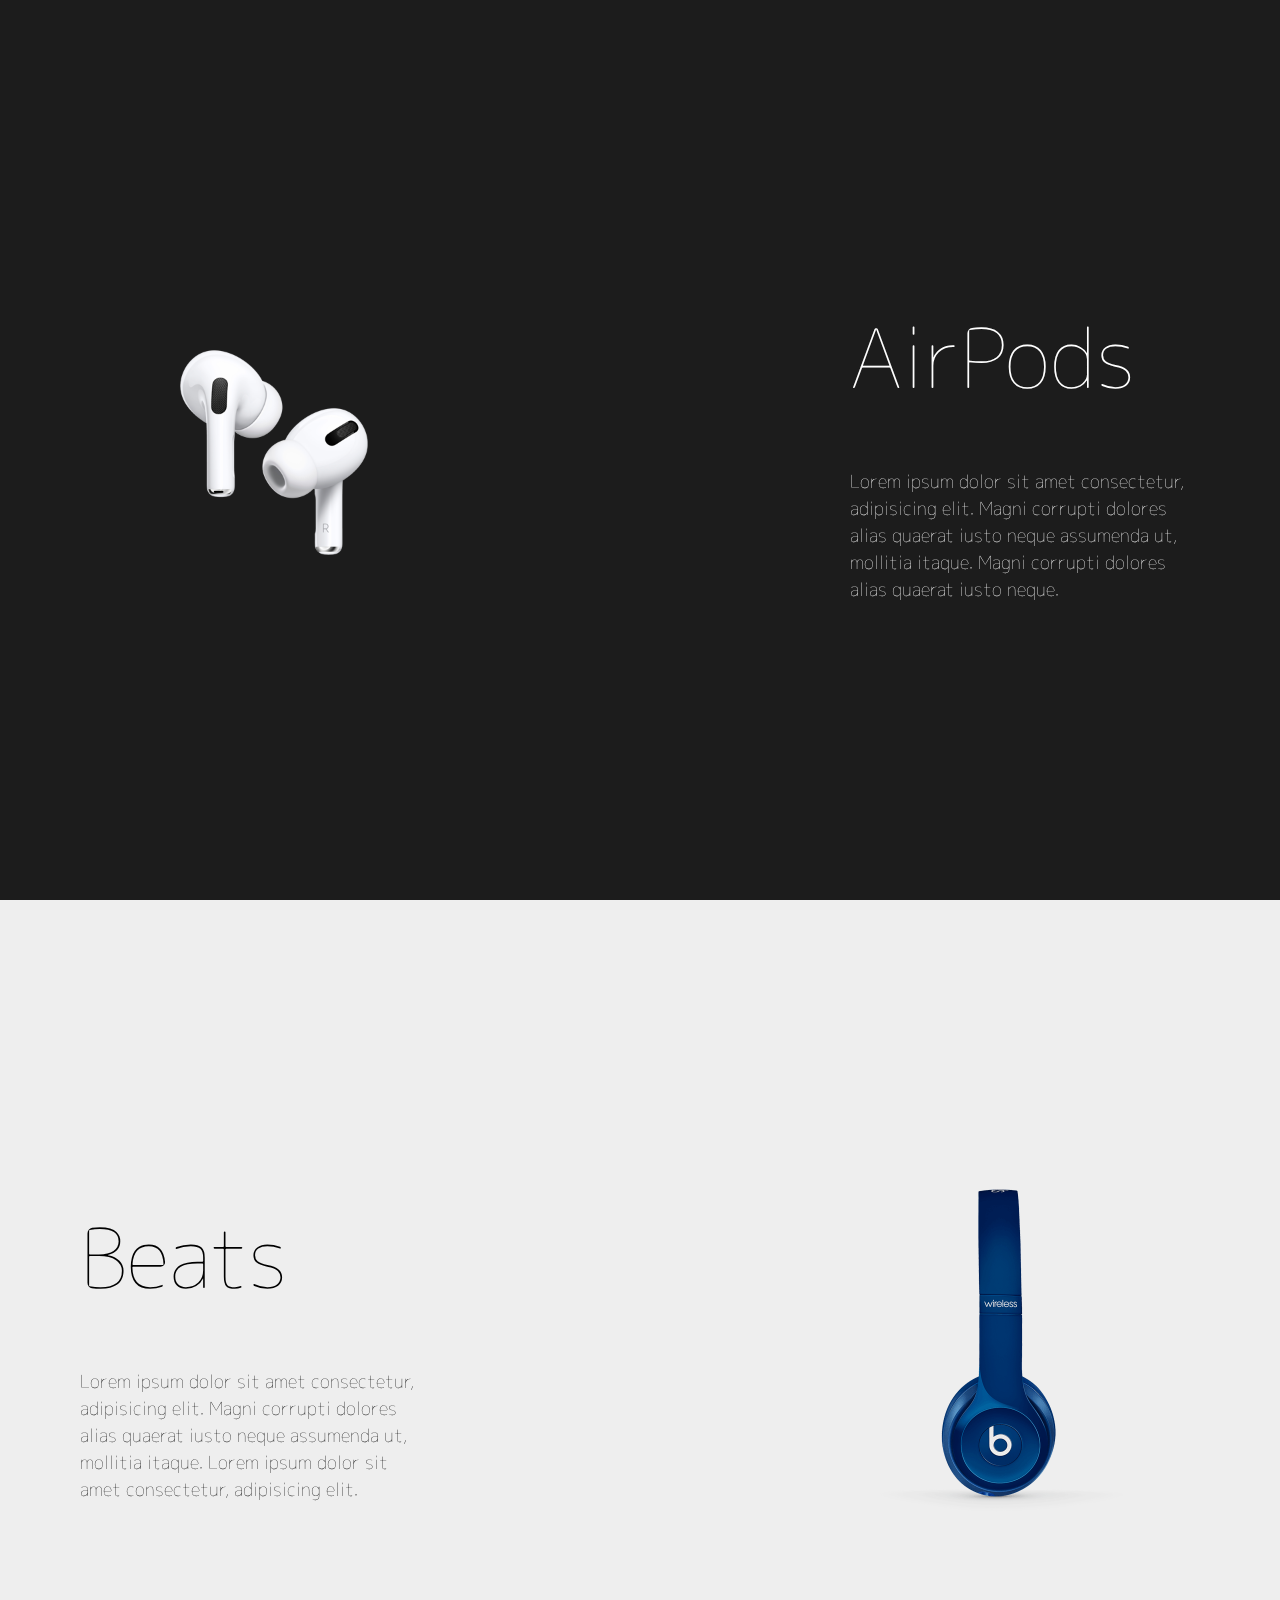
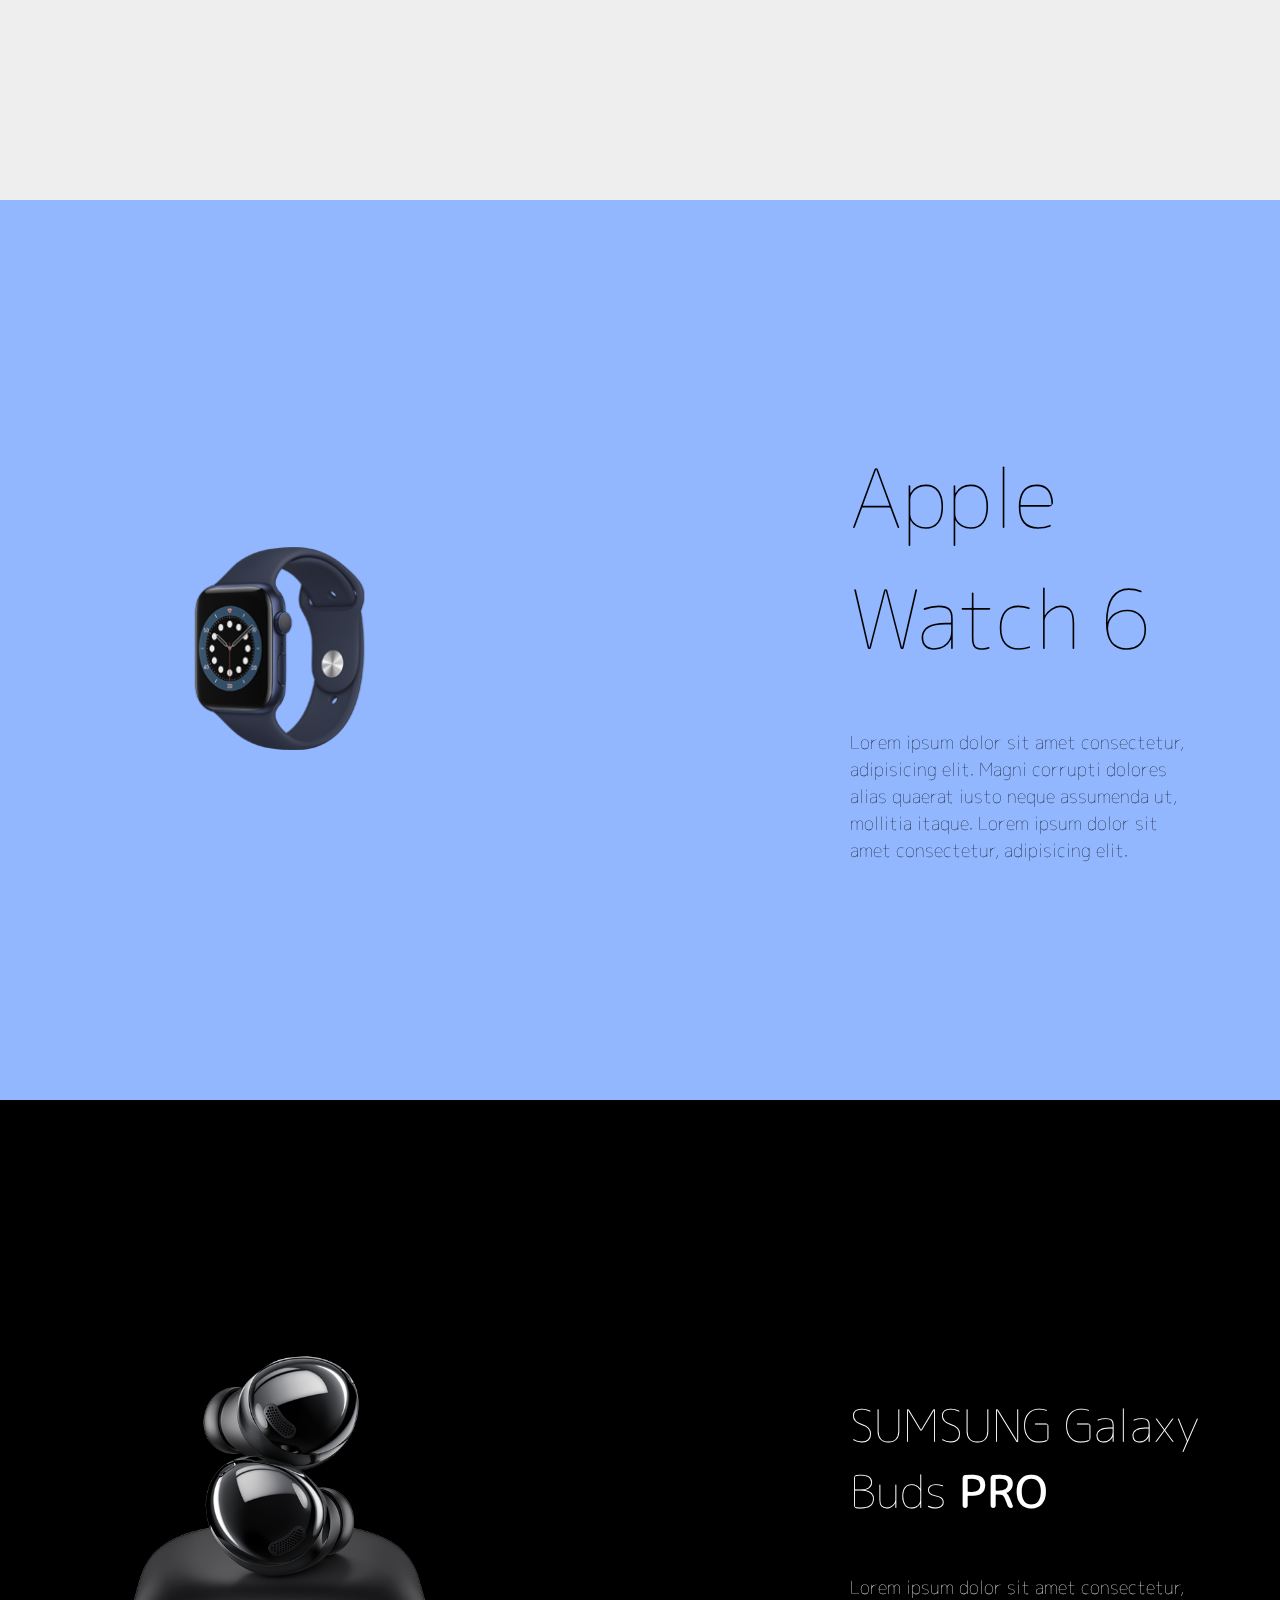
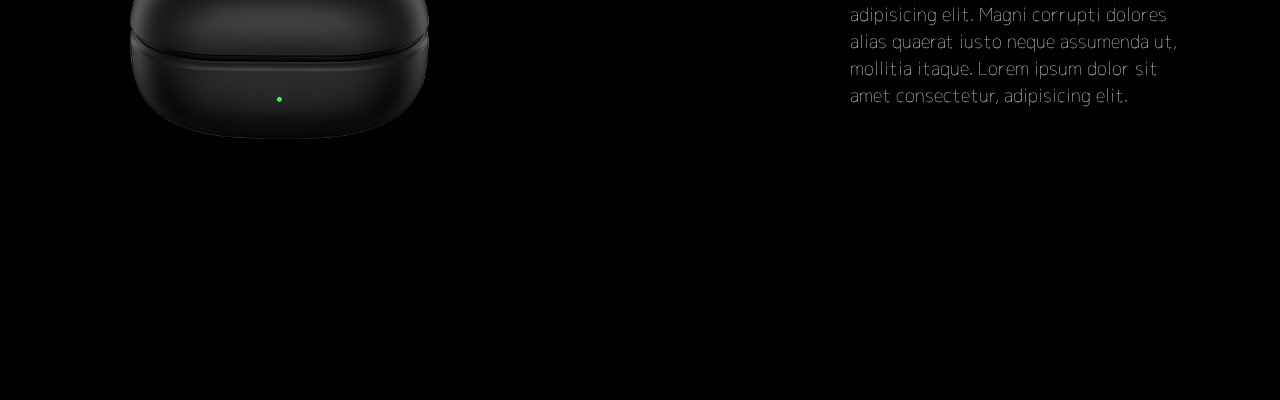
<file: Full Page Scroll With JavaScript, Vertical Slider  Swiper/index.html>
<!DOCTYPE html>
<html lang="en">
<head>
    <meta charset="UTF-8">
    <meta http-equiv="X-UA-Compatible" content="IE=edge">
    <meta name="viewport" content="width=device-width, initial-scale=1.0">
    <title>Vertical Slider</title>

    <!-- CSS -->
    <link rel="stylesheet" href="./assets/css/style.css">
    
</head>
<body>

    <div class="swiper-container">
        <div class="swiper-wrapper">
            <!-- air_pods -->
            <div class="swIper-slide">
                <div class="air_pods section">
                    <div class="section_container">
                        <div class="image"><img src="./Zip/Vertical Slider/Vertical Slider/images/airpods-pro.png" alt="" class="img"></div>
                    <div class="text">
                        <p class="title">AirPods</p>
                        <p class="description">
                            Lorem ipsum dolor sit amet consectetur, adipisicing elit. Magni corrupti dolores alias quaerat 
                            iusto neque assumenda ut, mollitia itaque. Magni corrupti dolores alias quaerat iusto neque.
                        </p>
                    </div>
                    </div>
                </div>
            </div>

            <!-- beats -->
            <div class="swIper-slide">
                <div class="beats section">
                    <div class="section_container">
                        <div class="image"><img src="./Zip/Vertical Slider/Vertical Slider/images/blue.png" alt="" class="img"></div>
                        <div class="text">
                            <p class="title">Beats</p>
                            <p class="description">
                                Lorem ipsum dolor sit amet consectetur, adipisicing elit. Magni corrupti dolores alias quaerat iusto 
                                neque assumenda ut, mollitia itaque. Lorem ipsum dolor sit amet consectetur, adipisicing elit.
                            </p>
                        </div>
                    </div>
                </div>
            </div>

            <!-- apple_watch -->
            <div class="swIper-slide">
                <div class="apple_watch section">
                    <div class="section_container">
                        <div class="image"><img src="./Zip/Vertical Slider/Vertical Slider/images/apple_watch_series_6_gps_44mm_blue_aluminum_deep_navy_sport_band_34r_print__usen.png" alt="" class="img"></div>
                        <div class="text">
                            <p class="title">Apple Watch 6</p>
                            <p class="description">
                                Lorem ipsum dolor sit amet consectetur, adipisicing elit. Magni corrupti dolores alias quaerat iusto 
                                neque assumenda ut, mollitia itaque. Lorem ipsum dolor sit amet consectetur, adipisicing elit.
                            </p>
                        </div>
                    </div>
                </div>
            </div>

            <!-- galaxy_bads -->
            <div class="swIper-slide">
                <div class="galaxy_bads section">
                    <div class="section_container">
                        <div class="image"><img src="./Zip/Vertical Slider/Vertical Slider/images/samsung_galaxy_buds_pro_610x610.png" alt="" class="img"></div>
                        <div class="text">
                            <p class="title">SUMSUNG Galaxy Buds <span>PRO</span></p>
                            <p class="description">
                                Lorem ipsum dolor sit amet consectetur, adipisicing elit. Magni corrupti dolores alias quaerat iusto 
                                neque assumenda ut, mollitia itaque. Lorem ipsum dolor sit amet consectetur, adipisicing elit.
                            </p>
                        </div>
                    </div>
                </div>
            </div>
        </div>
        <div class="swiper-pagination"></div>
    </div>
    

    <!-- Swiper CSS -->
    <link rel="stylesheet" href="./assets/swiperjs-Silders/swiperjs-cssfile/swiper-bundle.min.css">
    <link rel="stylesheet" href="https://cdn.jsdelivr.net/npm/swiper@8/swiper-bundle.min.css" />

    <!-- Swiper JS -->
    <script src="./assets/swiperjs-Silders/swiperjs-jsfile/swiper-bundle.min.js"></script>
    <script src="https://cdn.jsdelivr.net/npm/swiper@8/swiper-bundle.min.js"></script>


    <!-- JS -->
    <script src="./assets/js/main.js"></script>

</body>
</html>
</file>
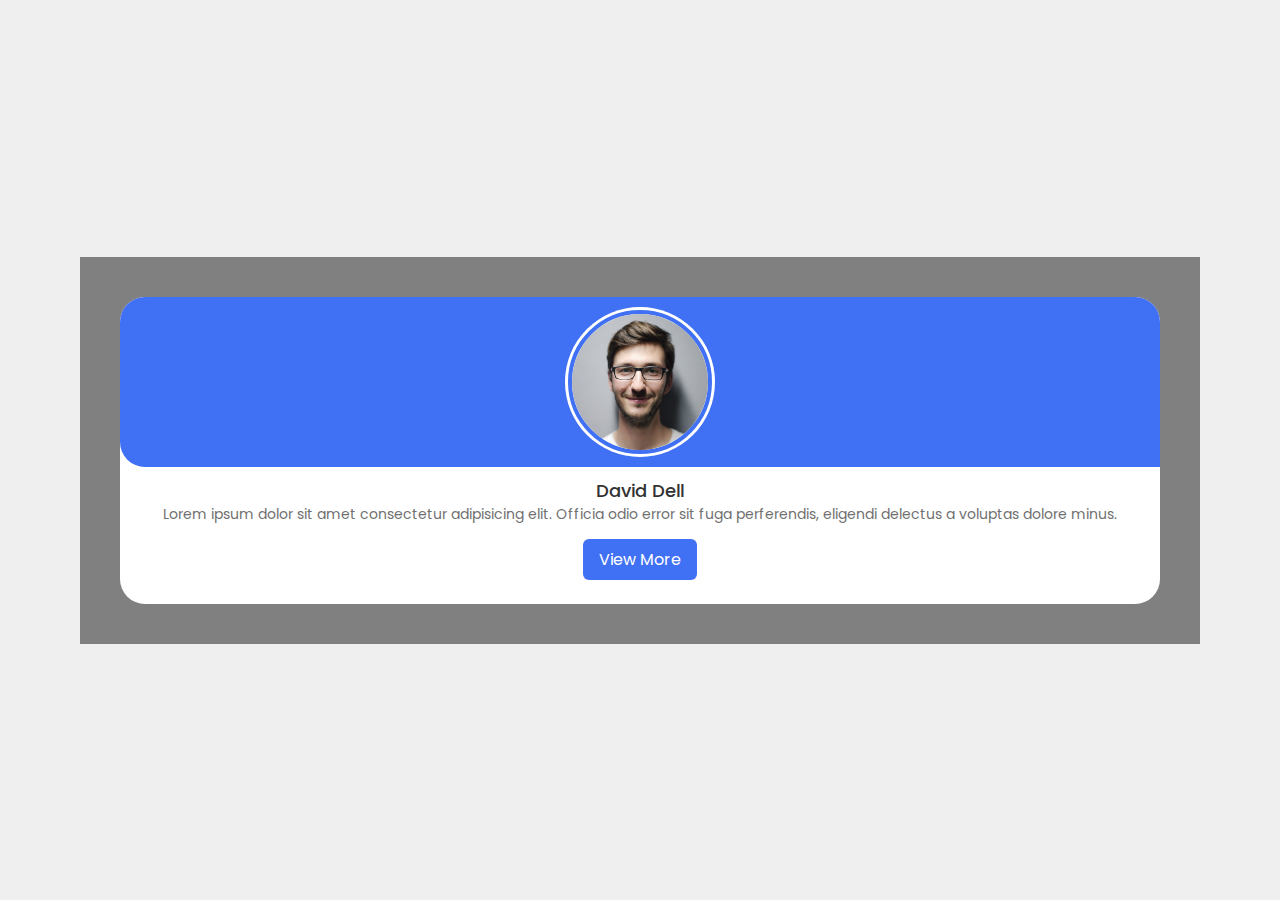
<file: How to make Responsive Card Slider in HTML CSS & JavaScript  SwiperJs/index.html>
<!DOCTYPE html>
<html lang="en">
<head>
    <meta charset="UTF-8">
    <meta http-equiv="X-UA-Compatible" content="IE=edge">
    <meta name="viewport" content="width=device-width, initial-scale=1.0">
    <title>Responsive Card Slider in HTML CSS & JavaScript | SwiperJs</title>

    <!-- CSS -->
    <link rel="stylesheet" href="./assets/css/style.css">
    <!-- Swiper CSS -->
    <link rel="stylesheet" href="file:///E:/Subash/Web%20Programing/Libraries/swiperjs-Silders/swiperjs-cssfile/swiper-bundle.min.css">
</head>
<body>

    <div class="slider-container swiper">
        <div class="slide-content">
            <div class="card-wrapper swiper-wrapper">
                <div class="card swiper-slide">
                    <div class="image-contant">
                        <span class="overlay"></span>
    
                        <div class="card-image">
                            <img src="./Zip/Responsive Card Slider/Responsive Card Slider/images/profile1.jpg" alt="" class="cord-img">
                        </div>
                    </div>

                    <div class="card-content">
                        <h2 class="name">David Dell</h2>
                        <p class="description">
                            Lorem ipsum dolor sit amet consectetur adipisicing elit. Officia odio error sit fuga perferendis, eligendi delectus a voluptas dolore minus.
                        </p>
                        <button class="button">
                            <a href="#asd">View More</a>
                        </button>
                    </div>
                </div>
            </div>
        </div>

        <div class="swiper-button-next"></div>
        <div class="swiper-button-prev"></div>
        <div class="swiper-pagination"></div>
    </div>
    
    <!-- JavaScript -->
    <script>
        var swiper = new Swiper(".slide-content", {
        slidesPerView: 3,
        spaceBetween: 30,
        slidesPerGroup: 3,
        loop: true,
        loopFillGroupWithBlank: true,
        pagination: {
          el: ".swiper-pagination",
          clickable: true,
        },
        navigation: {
          nextEl: ".swiper-button-next",
          prevEl: ".swiper-button-prev",
        },
      });
    </script>
    <!-- Swiper JS -->
    <script src="file:///E:/Subash/Web%20Programing/Libraries/swiperjs-Silders/swiperjs-jsfile/swiper-bundle.min.js"></script>
</body>
</html>
</file>
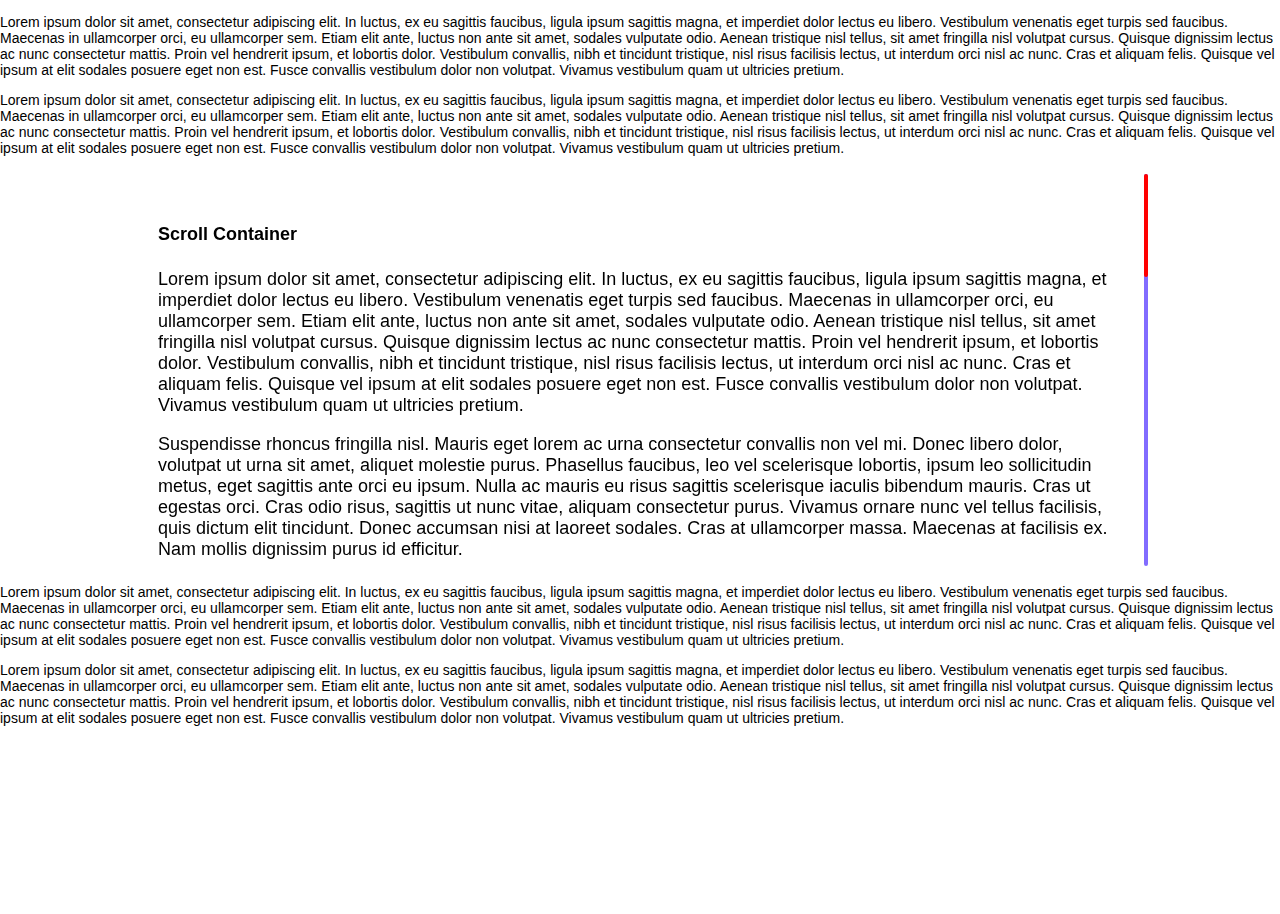
<file: Scroll container/index.html>
<!DOCTYPE html>
<html lang="en">
  <head>
    <meta charset="utf-8" />
    <title>Swiper demo</title>
    <meta
      name="viewport"
      content="width=device-width, initial-scale=1, minimum-scale=1, maximum-scale=1"
    />
    <!-- Link Swiper's CSS -->
    <link
      rel="stylesheet"
      href="https://cdn.jsdelivr.net/npm/swiper/swiper-bundle.min.css"
    />

    <!-- Demo styles -->
    <style>
      html,
      body {
        position: relative;
        height: 100%;
      }

      body {
        background: #eee;
        font-family: Helvetica Neue, Helvetica, Arial, sans-serif;
        font-size: 14px;
        color: #000;
        margin: 0;
        padding: 0;
      }

      html,
      body {
        position: relative;
        height: 100%;
      }

      body {
        background: #fff;
      }

      .swiper {
        width: 80%;
        height: 400px;
      }

      .swiper-slide {
        height: 200px;
        font-size: 18px;
        height: auto;
        -webkit-box-sizing: border-box;
        box-sizing: border-box;
        padding: 30px;
      }

      .swiper-scrollbar{
        background: rgba(38, 0, 255, 0.576);
      } 
      /* swiper-scrollbar-vertical */

      .swiper-scrollbar-drag{
          background: rgb(255, 0, 0);
        transition-duration: 100ms;
      }
    </style>
  </head>

  <body>

    <p>
        Lorem ipsum dolor sit amet, consectetur adipiscing elit. In luctus,
        ex eu sagittis faucibus, ligula ipsum sagittis magna, et imperdiet
        dolor lectus eu libero. Vestibulum venenatis eget turpis sed
        faucibus. Maecenas in ullamcorper orci, eu ullamcorper sem. Etiam
        elit ante, luctus non ante sit amet, sodales vulputate odio. Aenean
        tristique nisl tellus, sit amet fringilla nisl volutpat cursus.
        Quisque dignissim lectus ac nunc consectetur mattis. Proin vel
        hendrerit ipsum, et lobortis dolor. Vestibulum convallis, nibh et
        tincidunt tristique, nisl risus facilisis lectus, ut interdum orci
        nisl ac nunc. Cras et aliquam felis. Quisque vel ipsum at elit
        sodales posuere eget non est. Fusce convallis vestibulum dolor non
        volutpat. Vivamus vestibulum quam ut ultricies pretium.
      </p>
      <p>
        Lorem ipsum dolor sit amet, consectetur adipiscing elit. In luctus,
        ex eu sagittis faucibus, ligula ipsum sagittis magna, et imperdiet
        dolor lectus eu libero. Vestibulum venenatis eget turpis sed
        faucibus. Maecenas in ullamcorper orci, eu ullamcorper sem. Etiam
        elit ante, luctus non ante sit amet, sodales vulputate odio. Aenean
        tristique nisl tellus, sit amet fringilla nisl volutpat cursus.
        Quisque dignissim lectus ac nunc consectetur mattis. Proin vel
        hendrerit ipsum, et lobortis dolor. Vestibulum convallis, nibh et
        tincidunt tristique, nisl risus facilisis lectus, ut interdum orci
        nisl ac nunc. Cras et aliquam felis. Quisque vel ipsum at elit
        sodales posuere eget non est. Fusce convallis vestibulum dolor non
        volutpat. Vivamus vestibulum quam ut ultricies pretium.
      </p>


    <!-- Swiper -->
    <div class="swiper mySwiper">
      <div class="swiper-wrapper">
        <div class="swiper-slide">
          <h4>Scroll Container</h4>
          <p>
            Lorem ipsum dolor sit amet, consectetur adipiscing elit. In luctus,
            ex eu sagittis faucibus, ligula ipsum sagittis magna, et imperdiet
            dolor lectus eu libero. Vestibulum venenatis eget turpis sed
            faucibus. Maecenas in ullamcorper orci, eu ullamcorper sem. Etiam
            elit ante, luctus non ante sit amet, sodales vulputate odio. Aenean
            tristique nisl tellus, sit amet fringilla nisl volutpat cursus.
            Quisque dignissim lectus ac nunc consectetur mattis. Proin vel
            hendrerit ipsum, et lobortis dolor. Vestibulum convallis, nibh et
            tincidunt tristique, nisl risus facilisis lectus, ut interdum orci
            nisl ac nunc. Cras et aliquam felis. Quisque vel ipsum at elit
            sodales posuere eget non est. Fusce convallis vestibulum dolor non
            volutpat. Vivamus vestibulum quam ut ultricies pretium.
          </p>
          <p>
            Suspendisse rhoncus fringilla nisl. Mauris eget lorem ac urna
            consectetur convallis non vel mi. Donec libero dolor, volutpat ut
            urna sit amet, aliquet molestie purus. Phasellus faucibus, leo vel
            scelerisque lobortis, ipsum leo sollicitudin metus, eget sagittis
            ante orci eu ipsum. Nulla ac mauris eu risus sagittis scelerisque
            iaculis bibendum mauris. Cras ut egestas orci. Cras odio risus,
            sagittis ut nunc vitae, aliquam consectetur purus. Vivamus ornare
            nunc vel tellus facilisis, quis dictum elit tincidunt. Donec
            accumsan nisi at laoreet sodales. Cras at ullamcorper massa.
            Maecenas at facilisis ex. Nam mollis dignissim purus id efficitur.
          </p>
          <p>
            Curabitur eget aliquam erat. Curabitur a neque vitae purus volutpat
            elementum. Vivamus quis vestibulum leo, efficitur ullamcorper velit.
            Integer tincidunt finibus metus vel porta. Mauris sed mauris congue,
            pretium est nec, malesuada purus. Nulla hendrerit consectetur arcu
            et lacinia. Suspendisse augue justo, convallis eget arcu in, pretium
            tempor ligula. Nullam vulputate tincidunt est ut ullamcorper.
          </p>
          <p>
            Curabitur sed sodales leo. Nulla facilisi. Etiam condimentum, nisi
            id tempor vulputate, nisi justo cursus justo, pellentesque
            condimentum diam arcu sit amet leo. Cum sociis natoque penatibus et
            magnis dis parturient montes, nascetur ridiculus mus. In placerat
            tellus a posuere vehicula. Donec diam massa, efficitur vitae mattis
            et, pretium in augue. Fusce iaculis mi quis ante venenatis, sit amet
            pellentesque orci aliquam. Vestibulum elementum posuere vehicula.
          </p>
          <p>
            Sed tincidunt diam a massa pharetra faucibus. Praesent condimentum
            id arcu nec fringilla. Maecenas faucibus, ante et venenatis
            interdum, erat mi eleifend dui, at convallis nisl est nec arcu. Duis
            vitae arcu rhoncus, faucibus magna ut, tempus metus. Cras in nibh
            sed ipsum consequat rhoncus. Proin fringilla nulla ut augue tempor
            fermentum. Nunc hendrerit non nisi vitae finibus. Donec eget ornare
            libero. Aliquam auctor erat enim, a semper risus semper at. In ut
            dui in metus tincidunt euismod eget et lacus. Aenean et dictum urna,
            sed rhoncus lorem. Duis pharetra sagittis odio. Etiam a libero ut
            nisi feugiat tincidunt vel vitae turpis. Maecenas vel orci sit amet
            lorem hendrerit venenatis sollicitudin ut dui. Quisque rhoncus nibh
            in massa pretium scelerisque.
          </p>
          <p>
            Lorem ipsum dolor sit amet, consectetur adipiscing elit. In luctus,
            ex eu sagittis faucibus, ligula ipsum sagittis magna, et imperdiet
            dolor lectus eu libero. Vestibulum venenatis eget turpis sed
            faucibus. Maecenas in ullamcorper orci, eu ullamcorper sem. Etiam
            elit ante, luctus non ante sit amet, sodales vulputate odio. Aenean
            tristique nisl tellus, sit amet fringilla nisl volutpat cursus.
            Quisque dignissim lectus ac nunc consectetur mattis. Proin vel
            hendrerit ipsum, et lobortis dolor. Vestibulum convallis, nibh et
            tincidunt tristique, nisl risus facilisis lectus, ut interdum orci
            nisl ac nunc. Cras et aliquam felis. Quisque vel ipsum at elit
            sodales posuere eget non est. Fusce convallis vestibulum dolor non
            volutpat. Vivamus vestibulum quam ut ultricies pretium.
          </p>
          <p>
            Suspendisse rhoncus fringilla nisl. Mauris eget lorem ac urna
            consectetur convallis non vel mi. Donec libero dolor, volutpat ut
            urna sit amet, aliquet molestie purus. Phasellus faucibus, leo vel
            scelerisque lobortis, ipsum leo sollicitudin metus, eget sagittis
            ante orci eu ipsum. Nulla ac mauris eu risus sagittis scelerisque
            iaculis bibendum mauris. Cras ut egestas orci. Cras odio risus,
            sagittis ut nunc vitae, aliquam consectetur purus. Vivamus ornare
            nunc vel tellus facilisis, quis dictum elit tincidunt. Donec
            accumsan nisi at laoreet sodales. Cras at ullamcorper massa.
            Maecenas at facilisis ex. Nam mollis dignissim purus id efficitur.
          </p>
          <p>
            Curabitur eget aliquam erat. Curabitur a neque vitae purus volutpat
            elementum. Vivamus quis vestibulum leo, efficitur ullamcorper velit.
            Integer tincidunt finibus metus vel porta. Mauris sed mauris congue,
            pretium est nec, malesuada purus. Nulla hendrerit consectetur arcu
            et lacinia. Suspendisse augue justo, convallis eget arcu in, pretium
            tempor ligula. Nullam vulputate tincidunt est ut ullamcorper.
          </p>
          <p>
            Curabitur sed sodales leo. Nulla facilisi. Etiam condimentum, nisi
            id tempor vulputate, nisi justo cursus justo, pellentesque
            condimentum diam arcu sit amet leo. Cum sociis natoque penatibus et
            magnis dis parturient montes, nascetur ridiculus mus. In placerat
            tellus a posuere vehicula. Donec diam massa, efficitur vitae mattis
            et, pretium in augue. Fusce iaculis mi quis ante venenatis, sit amet
            pellentesque orci aliquam. Vestibulum elementum posuere vehicula.
          </p>
          <p>
            Sed tincidunt diam a massa pharetra faucibus. Praesent condimentum
            id arcu nec fringilla. Maecenas faucibus, ante et venenatis
            interdum, erat mi eleifend dui, at convallis nisl est nec arcu. Duis
            vitae arcu rhoncus, faucibus magna ut, tempus metus. Cras in nibh
            sed ipsum consequat rhoncus. Proin fringilla nulla ut augue tempor
            fermentum. Nunc hendrerit non nisi vitae finibus. Donec eget ornare
            libero. Aliquam auctor erat enim, a semper risus semper at. In ut
            dui in metus tincidunt euismod eget et lacus. Aenean et dictum urna,
            sed rhoncus lorem. Duis pharetra sagittis odio. Etiam a libero ut
            nisi feugiat tincidunt vel vitae turpis. Maecenas vel orci sit amet
            lorem hendrerit venenatis sollicitudin ut dui. Quisque rhoncus nibh
            in massa pretium scelerisque.
          </p>
        </div>
      </div>
      <div class="swiper-scrollbar"></div>
    </div>

    <p>
        Lorem ipsum dolor sit amet, consectetur adipiscing elit. In luctus,
        ex eu sagittis faucibus, ligula ipsum sagittis magna, et imperdiet
        dolor lectus eu libero. Vestibulum venenatis eget turpis sed
        faucibus. Maecenas in ullamcorper orci, eu ullamcorper sem. Etiam
        elit ante, luctus non ante sit amet, sodales vulputate odio. Aenean
        tristique nisl tellus, sit amet fringilla nisl volutpat cursus.
        Quisque dignissim lectus ac nunc consectetur mattis. Proin vel
        hendrerit ipsum, et lobortis dolor. Vestibulum convallis, nibh et
        tincidunt tristique, nisl risus facilisis lectus, ut interdum orci
        nisl ac nunc. Cras et aliquam felis. Quisque vel ipsum at elit
        sodales posuere eget non est. Fusce convallis vestibulum dolor non
        volutpat. Vivamus vestibulum quam ut ultricies pretium.
      </p>
      <p>
        Lorem ipsum dolor sit amet, consectetur adipiscing elit. In luctus,
        ex eu sagittis faucibus, ligula ipsum sagittis magna, et imperdiet
        dolor lectus eu libero. Vestibulum venenatis eget turpis sed
        faucibus. Maecenas in ullamcorper orci, eu ullamcorper sem. Etiam
        elit ante, luctus non ante sit amet, sodales vulputate odio. Aenean
        tristique nisl tellus, sit amet fringilla nisl volutpat cursus.
        Quisque dignissim lectus ac nunc consectetur mattis. Proin vel
        hendrerit ipsum, et lobortis dolor. Vestibulum convallis, nibh et
        tincidunt tristique, nisl risus facilisis lectus, ut interdum orci
        nisl ac nunc. Cras et aliquam felis. Quisque vel ipsum at elit
        sodales posuere eget non est. Fusce convallis vestibulum dolor non
        volutpat. Vivamus vestibulum quam ut ultricies pretium.
      </p>

    <!-- Swiper JS -->
    <script src="https://cdn.jsdelivr.net/npm/swiper/swiper-bundle.min.js"></script>

    <!-- Initialize Swiper -->
    <script>
      var swiper = new Swiper(".mySwiper", {
        Width: 10,
        direction: "vertical",
        slidesPerView: "auto",
        // freeMode: true,
        scrollbar: {
          el: ".swiper-scrollbar",
          draggable: true,
        },
        // autoplay: {
        //     delay: 500,
        // },
        mousewheel: true,
      });
    </script>
  </body>
</html>
</file>
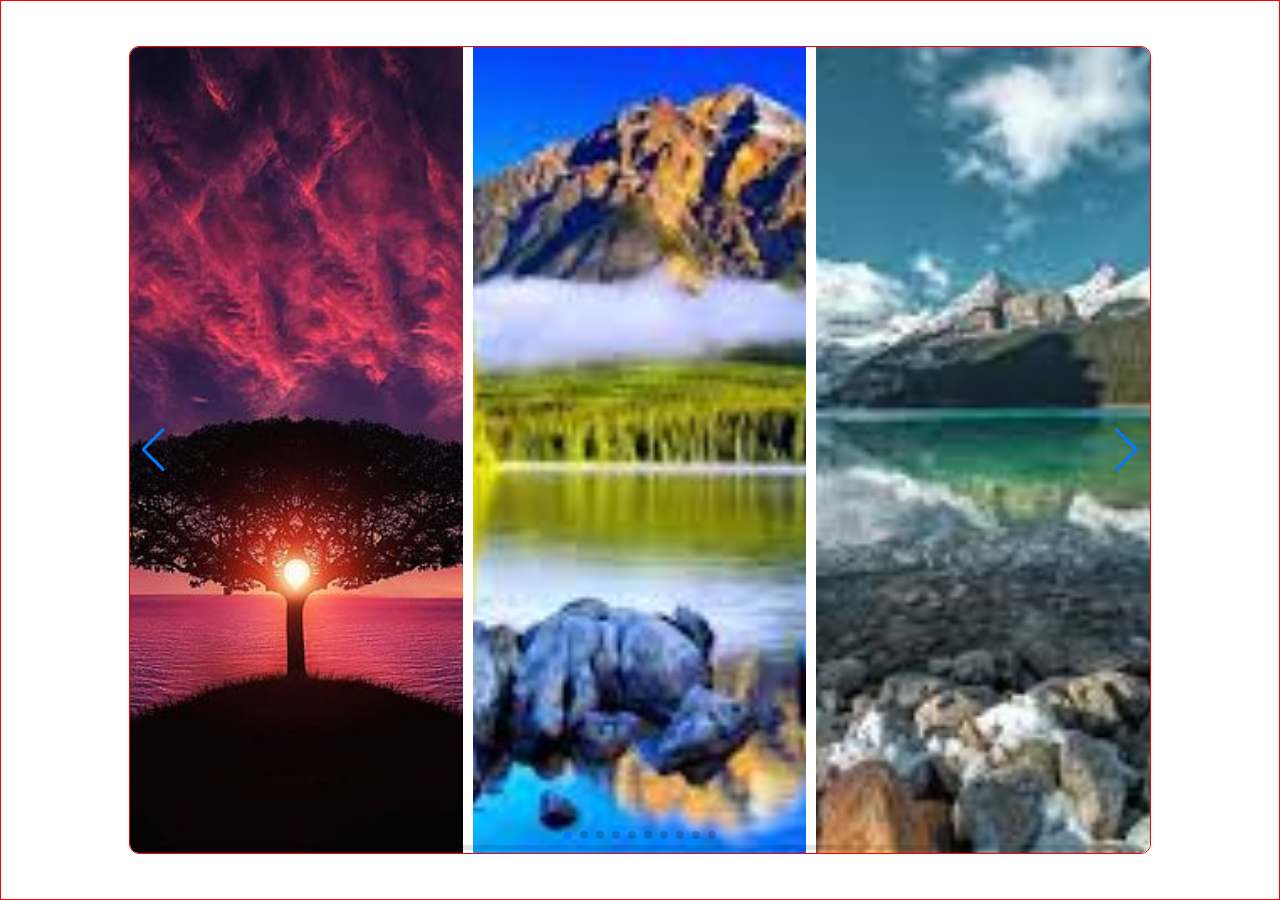
<file: Swiper JS Tutorial  Carousel Slider HTML CSS with SwiperJS - Arg Dev channel/index.html>
<!DOCTYPE html>
<html lang="en">
<head>
    <meta charset="UTF-8">
    <meta http-equiv="X-UA-Compatible" content="IE=edge">
    <meta name="viewport" content="width=device-width, initial-scale=1.0">
    <title>Swiper JS Tutorial | Carousel Slider HTML CSS with SwiperJS</title>
    <!-- CSS -->
    <link rel="stylesheet" href="./assets/css/style.css">
    <!-- Swiper CSS -->
    <link rel="stylesheet" href="./assets/swiperjs-Silders/swiperjs-cssfile/swiper-bundle.min.css">
</head>
<body>

    <section>
        <!-- Slider main container -->
        <div class="swiper">
            <!-- Additional required wrapper -->
            <div class="swiper-wrapper">
                <!-- Slides -->
                <div class="swiper-slide">
                    <img src="./assets/img/image-1.jpg" alt="" class="slideImg">
                </div>
                <div class="swiper-slide">
                    <img src="./assets/img/image-2.jpg" alt="" class="slideImg">
                </div>
                <div class="swiper-slide">
                    <img src="./assets/img/image-3.jpg" alt="" class="slideImg">
                </div>
                <div class="swiper-slide">
                    <img src="./assets/img/image-4.jpg" alt="" class="slideImg">
                </div>
                <div class="swiper-slide">
                    <img src="./assets/img/image-5.jpg" alt="" class="slideImg">
                </div>
                <div class="swiper-slide">
                    <img src="./assets/img/image-6.jpg" alt="" class="slideImg">
                </div>
                <div class="swiper-slide">
                    <img src="./assets/img/image-7.jpg" alt="" class="slideImg">
                </div>
                <div class="swiper-slide">
                    <img src="./assets/img/image-8.jpg" alt="" class="slideImg">
                </div>
                <div class="swiper-slide">
                    <img src="./assets/img/image-9.jpg" alt="" class="slideImg">
                </div>
                <div class="swiper-slide">
                    <img src="./assets/img/image-11.jpg" alt="" class="slideImg">
                </div>
            </div>
            <!-- If we need pagination -->
            <div class="swiper-pagination"></div>
        
            <div class="pagination_">
                <!-- If we need navigation buttons -->
                <div class="swiper-button-prev"></div>
                <div class="swiper-button-next"></div>
            </div>
        
            <!-- If we need scrollbar -->
            <div class="swiper-scrollbar"></div>
        </div>
    </section>
    
    <!-- Swiper JS -->
    <script src="./assets/swiperjs-Silders/swiperjs-jsfile/swiper-bundle.min.js"></script>
    <script>
        const swiper = new Swiper('.swiper', {
            speed: 400,
            spaceBetween: 10,
            slidesPerView: 3,
            loop: true,
            pagination: {
                el: '.swiper-pagination',
                type: 'bullets',
                // type: 'progressbar',
                clickable: true,
            },
            navigation: {
                nextEl: '.swiper-button-next',
                prevEl: '.swiper-button-prev',
            },
        });
    </script>
</body>
</html>
</file>
<file: Full Page Scroll With JavaScript, Vertical Slider  Swiper/assets/css/style.css>
@import url('https://fonts.googleapis.com/css2?family=M+PLUS+Rounded+1c:wght@100;300;400;500&display=swap');

*{
    margin: 0;
    padding: 0;
    box-sizing: border-box;
}

.section{
    display: flex;
    justify-content: space-between;
    align-items: center;
}


/* === Swiper JS for Scroll-Bar === */
html,
body {
position: relative;
height: 100%;
}

body {
background: #eee;
font-family: Helvetica Neue, Helvetica, Arial, sans-serif;
font-size: 14px;
color: #000;
margin: 0;
padding: 0;
}

.swiper {
width: 100%;
height: 100%;
}

.swiper-slide {
text-align: center;
font-size: 18px;
background: #fff;

/* Center slide text vertically */
display: -webkit-box;
display: -ms-flexbox;
display: -webkit-flex;
display: flex;
-webkit-box-pack: center;
-ms-flex-pack: center;
-webkit-justify-content: center;
justify-content: center;
-webkit-box-align: center;
-ms-flex-align: center;
-webkit-align-items: center;
align-items: center;
}

.swiper-slide img {
display: block;
width: 100%;
height: 100%;
object-fit: cover;
}  /* === Swiper JS for Scroll-Bar === */



/* === air_pods === */
.air_pods,
.beats,
.apple_watch,
.galaxy_bads{
    width: 100%;
    height: 100vh;
    padding: 0 80px;
}

.section_container{
    width: 1170px;
    margin: auto;
    display: flex;
    justify-content: space-between;
    align-items: center;
}

.air_pods{
    background: #1c1c1c;
}

.image{
    width: 400px;
}

.image > img{
    width: 100%;
}

.text{
    width: 350px;
    font-family: 'M PLUS Rounded 1c', sans-serif;
}

.air_pods > .section_container > .text{
    color: #fff;
}

.text > .title{
    margin-bottom: 50px;
    font-size: 82px;
    font-weight: 100;
}

.text > .description{
    font-size: 18px;
    font-weight: 100;
}


/* === beats === */
.beats > .section_container > .image{
    order: 2;
    width: 500px;
}

.beats > .section_container > .text{
    color: #000;
}


/* === apple_watch === */
.apple_watch{
    background: #92b7ff;
}  


/* === galaxy_bads === */
.galaxy_bads{
    background: #000;
} 

.galaxy_bads > .section_container > .text{
    color: #fff;
}

.galaxy_bads > .section_container > .text > .title{
    font-size: 45px;
}

.galaxy_bads > .section_container > .text > .title > span{
    font-weight: 500;
}


.swiper-pagination-progressbar{
    color: aqua;
}

.swiper-horizontal>.swiper-pagination-progressbar.swiper-pagination-progressbar-opposite, .swiper-pagination-progressbar
.swiper-pagination-horizontal.swiper-pagination-progressbar-opposite, .swiper-pagination-progressbar.swiper-pagination-vertical, 
.swiper-vertical>.swiper-pagination-progressbar{
    position: absolute;
    left: 90%;
    top: 25%;
    height: 25%;

}

/* === apple_watch === */
</file>
<file: How to make Responsive Card Slider in HTML CSS & JavaScript  SwiperJs/assets/css/style.css>
/* Google Fonts - Poppins */
@import url('https://fonts.googleapis.com/css2?family=Poppins:wght@300;400;500;600;700&display=swap');



*{
    margin: 0;
    padding: 0;
    box-sizing: border-box;
    font-family: 'Poppins', sans-serif;
}

body{
    min-height: 100vh;
    display: flex;
    justify-content: center;
    align-items: center;
    background-color: #efefef;
}

.slider-container{
    max-width: 1120px;
    width: 100%;
    background-color: gray;
    padding: 40px 0;
}

.slide-content{
    margin: 0 40px;
}

.card{
    /* width: 320px; */
    background-color: #fff;
    border-radius: 25px;
}

.image-contant,
.card-content{
    padding: 10px 14px;
    display: flex;
    flex-direction: column;
    align-items: center;
}

.image-contant{
    position: relative;
    row-gap: 5px;
}

.overlay{
    width: 100%;
    height: 100%;
    position: absolute;
    left: 0;
    top: 0;
    background: #4070f4;
    border-radius: 25px 25px 0 25px;
}

.card-image{
    width: 150px;
    height: 150px;
    position: relative;
    border-radius: 50%;
    background: #fff;
    padding: 3px;
}

.card-image > .cord-img{
    width: 100%;
    height: 100%;
    object-fit: cover;
    border-radius: 50%;
    border: 4px solid #4070f4;
}

.name{
    font-size: 18px;
    font-weight: 500;
    color: #333;
}

.description{
    color: #707070;
    font-size: 14px;
    text-align: center;
}

button.button{
    margin: 14px;
    padding: 8px 16px;
    color: #fff;
    font-size: 16px;
    border: none;
    border-radius: 6px;
    background: #4070f4;
    cursor: pointer;
    transition: all .3s ease;
}

button.button:hover{
    background: #265df2;
}

button.button > a{
    color: #fff;
    text-decoration: none;
}
</file>
<file: Swiper JS Tutorial  Carousel Slider HTML CSS with SwiperJS - Arg Dev channel/assets/css/style.css>
*{
    margin: 0;
    padding: 0;
    box-sizing: border-box;
}

section{
    width: 100%;
    height: 100vh;
    display: flex;
    justify-content: center;
    align-items: center;
    border: 1px solid red;
}

.swiper{
    width: calc(100% - 20%);
    height: calc(100% - 10%);
    border: 1px solid red;
    border-radius: 10px;
}

.swiper-slide > img{
    width: 100%;
    height: 100%;
    object-fit: cover;
    object-position: center;
}

.pagination_{
    /* position: absolute; */
    width: calc(100% - 10%);
}
</file>
